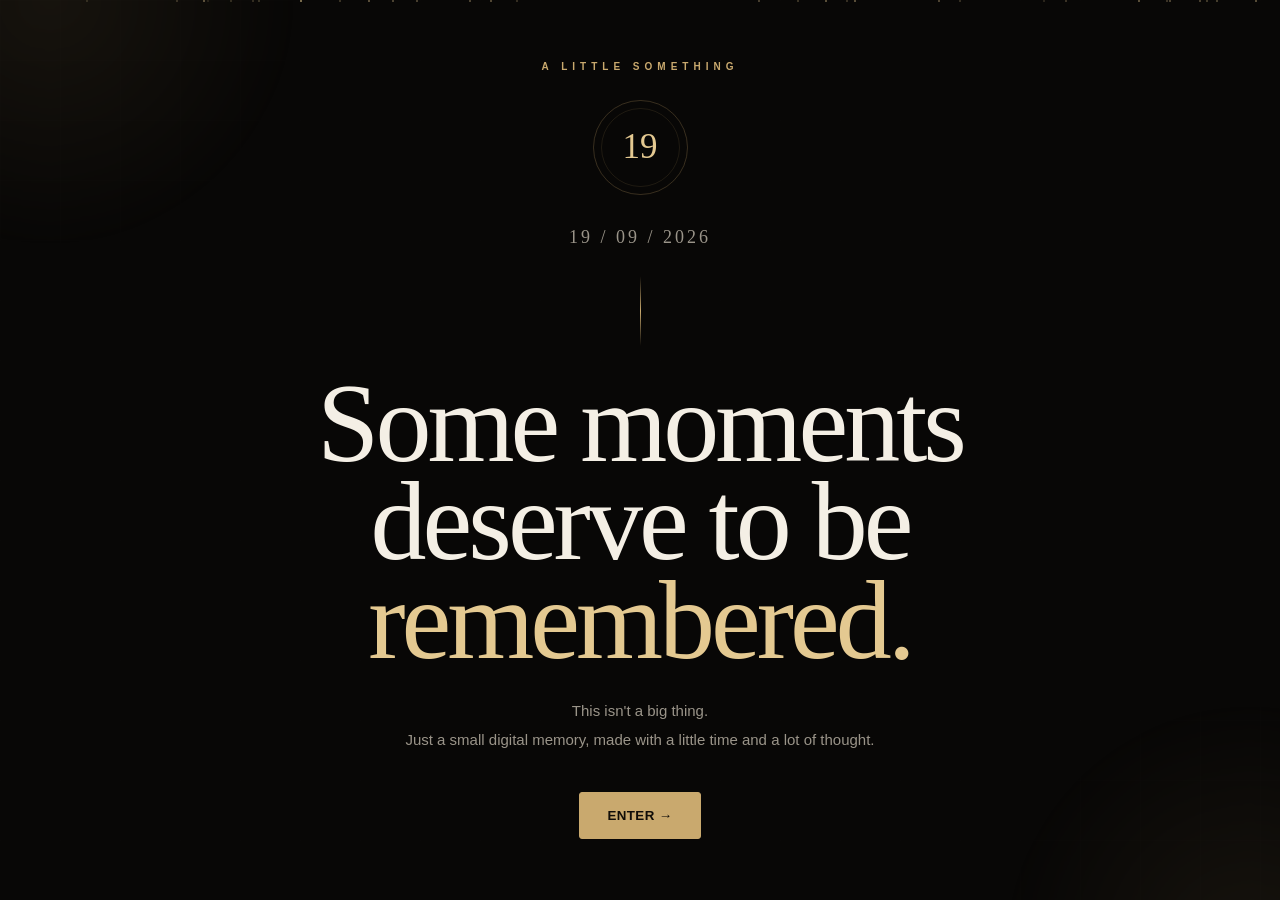
<file: index.html>
<!DOCTYPE html>
<html lang="en">

<head>

<meta charset="UTF-8">
<meta name="viewport" content="width=device-width, initial-scale=1.0">
<meta name="theme-color" content="#080706">

<title>A Little Something</title>

<style>

/* =========================================================
   ROOT
========================================================= */

:root{
    --black:#080706;
    --black2:#0e0d0b;
    --gold:#c9a96e;
    --gold-light:#e4c991;
    --cream:#f4efe5;
    --muted:#9a9489;
    --line:rgba(201,169,110,.25);
}

/* =========================================================
   RESET
========================================================= */

*{
    margin:0;
    padding:0;
    box-sizing:border-box;
}

html{
    scroll-behavior:smooth;
}

body{
    min-height:100vh;
    background:var(--black);
    color:var(--cream);
    font-family:"DM Sans",sans-serif;
    overflow-x:hidden;
}

/* =========================================================
   BACKGROUND
========================================================= */

.background{
    position:fixed;
    inset:0;
    pointer-events:none;
    z-index:-5;
    overflow:hidden;
}

.glow{
    position:absolute;
    width:500px;
    height:500px;
    border-radius:50%;
    background:radial-gradient(
        circle,
        rgba(201,169,110,.08),
        transparent 70%
    );
    filter:blur(10px);
}

.glow.one{
    top:-250px;
    left:-200px;
}

.glow.two{
    bottom:-300px;
    right:-220px;
}

.grid{
    position:absolute;
    inset:0;
    opacity:.18;

    background-image:
        linear-gradient(
            rgba(255,255,255,.025) 1px,
            transparent 1px
        ),
        linear-gradient(
            90deg,
            rgba(255,255,255,.025) 1px,
            transparent 1px
        );

    background-size:60px 60px;
}

/* =========================================================
   GOLD DUST
========================================================= */

.dust{
    position:fixed;
    width:2px;
    height:2px;
    background:var(--gold-light);
    border-radius:50%;
    opacity:.4;
    pointer-events:none;
    animation:rise linear infinite;
}

@keyframes rise{

    from{
        transform:translateY(110vh);
        opacity:0;
    }

    15%{
        opacity:.4;
    }

    85%{
        opacity:.35;
    }

    to{
        transform:translateY(-10vh);
        opacity:0;
    }

}

/* =========================================================
   MAIN
========================================================= */

main{
    min-height:100vh;
    width:100%;

    display:flex;
    align-items:center;
    justify-content:center;

    padding:40px 20px;
}

.screen{
    width:100%;
    max-width:900px;

    display:none;

    text-align:center;

    animation:appear .8s ease forwards;
}

.screen.active{
    display:block;
}

@keyframes appear{

    from{
        opacity:0;
        transform:translateY(25px);
    }

    to{
        opacity:1;
        transform:translateY(0);
    }

}

/* =========================================================
   COMMON
========================================================= */

.eyebrow{
    font-size:10px;
    letter-spacing:5px;
    text-transform:uppercase;
    color:var(--gold);
    margin-bottom:28px;
    font-weight:600;
}

.date{
    font-family:"Cormorant Garamond",serif;
    color:var(--muted);
    font-size:18px;
    letter-spacing:3px;
}

h1{
    font-family:"Cormorant Garamond",serif;
    font-size:clamp(58px,10vw,112px);
    font-weight:500;
    line-height:.88;
    letter-spacing:-4px;
}

h2{
    font-family:"Cormorant Garamond",serif;
    font-size:clamp(40px,7vw,70px);
    line-height:.98;
    font-weight:500;
    letter-spacing:-2px;
}

.gold{
    color:var(--gold-light);
}

.muted{
    color:#666158;
}

.description{
    max-width:600px;
    margin:28px auto 38px;

    color:var(--muted);
    font-size:15px;
    line-height:1.9;
}

/* =========================================================
   BUTTONS
========================================================= */

.buttons{
    display:flex;
    justify-content:center;
    align-items:center;
    gap:14px;
    flex-wrap:wrap;
}

button{
    font-family:"DM Sans",sans-serif;
    cursor:pointer;
    transition:
        transform .35s ease,
        background .3s ease,
        border-color .3s ease,
        box-shadow .3s ease;
}

.btn-main{
    background:var(--gold);
    color:#100d08;

    border:1px solid var(--gold);

    padding:15px 27px;

    border-radius:3px;

    font-weight:700;
    letter-spacing:.4px;
}

.btn-main:hover{
    background:var(--gold-light);

    transform:translateY(-3px);

    box-shadow:
        0 15px 40px rgba(201,169,110,.15);
}

.btn-outline{
    background:transparent;
    color:var(--cream);

    border:1px solid #3b3730;

    padding:15px 27px;

    border-radius:3px;

    font-weight:500;
}

.btn-outline:hover{
    border-color:var(--gold);
    color:var(--gold-light);

    transform:translateY(-3px);
}

/* =========================================================
   OPENING
========================================================= */

.opening-symbol{
    width:95px;
    height:95px;

    border:1px solid var(--line);
    border-radius:50%;

    display:flex;
    align-items:center;
    justify-content:center;

    margin:0 auto 32px;

    position:relative;
}

.opening-symbol::before{
    content:"";

    position:absolute;
    inset:7px;

    border:1px solid rgba(201,169,110,.12);

    border-radius:50%;
}

.opening-symbol span{
    font-family:"Cormorant Garamond",serif;
    color:var(--gold-light);
    font-size:35px;
}

.opening-line{
    width:1px;
    height:70px;

    background:linear-gradient(
        to bottom,
        transparent,
        var(--gold),
        transparent
    );

    margin:28px auto;
}

/* =========================================================
   CARD
========================================================= */

.card{
    max-width:720px;

    margin:auto;

    padding:55px 35px;

    border:1px solid #29251f;

    background:
        linear-gradient(
            145deg,
            rgba(255,255,255,.025),
            rgba(255,255,255,.005)
        );

    position:relative;
}

.card::before,
.card::after{
    content:"";

    position:absolute;

    width:28px;
    height:28px;
}

.card::before{
    top:-1px;
    left:-1px;

    border-top:1px solid var(--gold);
    border-left:1px solid var(--gold);
}

.card::after{
    bottom:-1px;
    right:-1px;

    border-bottom:1px solid var(--gold);
    border-right:1px solid var(--gold);
}

/* =========================================================
   QUESTION
========================================================= */

.question-mark{
    font-family:"Cormorant Garamond",serif;
    color:var(--gold);

    font-size:55px;

    margin-bottom:20px;
}

.small-note{
    font-size:11px;
    color:#625e57;

    letter-spacing:2px;

    margin-top:25px;
}

/* =========================================================
   QUESTION BUTTON AREA
========================================================= */

#screen2 .buttons{
    position:relative;

    min-height:90px;

    width:100%;

    display:flex;
    justify-content:center;
    align-items:center;

    gap:14px;
}

/* YES BUTTON */

#screen2 .btn-main{
    position:relative;

    z-index:10;

    transform-origin:center center;

    min-width:130px;

    transition:
        transform .45s cubic-bezier(.2,.8,.2,1),
        padding .3s ease,
        box-shadow .3s ease;
}

/* NOT SURE BUTTON */

#screen2 .btn-outline{
    position:relative;

    z-index:50;

    min-width:130px;

    background:rgba(8,7,6,.96);

    transition:
        transform .3s ease,
        border-color .3s ease;
}

/* =========================================================
   TERMINAL / MEMORY LOG
========================================================= */

.log{
    max-width:650px;

    margin:35px auto;

    background:#0b0a09;

    border:1px solid #29251f;

    text-align:left;
}

.log-head{
    padding:12px 16px;

    border-bottom:1px solid #24211c;

    display:flex;
    align-items:center;
    justify-content:space-between;
}

.log-title{
    font-family:monospace;
    font-size:10px;

    color:#706b62;

    letter-spacing:1px;
}

.log-dot{
    width:7px;
    height:7px;

    background:var(--gold);

    border-radius:50%;

    box-shadow:
        0 0 12px rgba(201,169,110,.5);
}

.log-body{
    padding:23px;

    font-family:"Courier New",monospace;

    font-size:12px;

    line-height:2.2;

    color:#878176;
}

.log-body span{
    color:var(--gold-light);
}

/* =========================================================
   ENVELOPE
========================================================= */

.envelope-area{
    height:300px;

    display:flex;
    align-items:center;
    justify-content:center;

    margin:15px 0 20px;
}

.envelope{
    width:min(440px,90vw);
    height:260px;

    position:relative;

    cursor:pointer;

    transition:.4s ease;
}

.envelope:hover{
    transform:translateY(-6px);
}

.envelope-back{
    position:absolute;

    inset:20px 0 0;

    background:#181510;

    border:1px solid #4b402e;
}

.envelope-paper{
    position:absolute;

    left:8%;
    right:8%;
    bottom:5%;

    height:82%;

    background:#f3eee4;
    color:#211e18;

    transform:translateY(18%);

    transition:
        .9s cubic-bezier(.2,.8,.2,1);

    padding:25px;

    text-align:left;

    z-index:2;

    box-shadow:
        0 15px 35px rgba(0,0,0,.3);
}

.envelope.open .envelope-paper{
    transform:translateY(-25%);
}

.paper-title{
    font-family:"Cormorant Garamond",serif;
    font-size:25px;
}

.paper-small{
    margin-top:8px;

    font-size:9px;

    color:#777;

    letter-spacing:2px;
}

.envelope-front{
    position:absolute;

    inset:20px 0 0;

    background:#211d17;

    border:1px solid #594b35;

    z-index:4;

    clip-path:
        polygon(
            0 0,
            50% 48%,
            100% 0,
            100% 100%,
            0 100%
        );
}

.envelope-flap{
    position:absolute;

    left:0;
    right:0;
    top:20px;

    height:130px;

    background:#292319;

    border:1px solid #594b35;

    clip-path:
        polygon(
            0 0,
            50% 100%,
            100% 0
        );

    transform-origin:top;

    transition:.8s ease;

    z-index:5;
}

.envelope.open .envelope-flap{
    transform:rotateX(180deg);
    opacity:.4;
}

.seal{
    position:absolute;

    width:46px;
    height:46px;

    border-radius:50%;

    background:var(--gold);

    color:#15110a;

    display:flex;
    align-items:center;
    justify-content:center;

    left:50%;
    top:125px;

    transform:translateX(-50%);

    z-index:6;

    font-family:"Cormorant Garamond",serif;

    font-size:20px;
}

/* =========================================================
   LETTER
========================================================= */

.letter{
    max-width:760px;

    margin:0 auto;

    background:#f1ece2;
    color:#25211b;

    text-align:left;

    padding:55px clamp(25px,7vw,70px);

    position:relative;

    box-shadow:
        0 35px 90px rgba(0,0,0,.45);

    animation:letterIn 1s ease;
}

@keyframes letterIn{

    from{
        opacity:0;
        transform:scale(.96) translateY(25px);
    }

    to{
        opacity:1;
        transform:scale(1) translateY(0);
    }

}

.letter::before{
    content:"";

    position:absolute;

    inset:12px;

    border:1px solid rgba(60,50,35,.12);
}

.letter-top{
    display:flex;

    justify-content:space-between;

    gap:15px;

    border-bottom:1px solid #d3cbbb;

    padding-bottom:18px;

    margin-bottom:30px;

    font-size:9px;

    letter-spacing:2px;

    color:#827a6d;

    text-transform:uppercase;
}

.letter h3{
    font-family:"Cormorant Garamond",serif;

    font-size:30px;

    font-weight:600;

    margin-bottom:25px;
}

.letter p{
    font-family:"Cormorant Garamond",serif;

    font-size:20px;

    line-height:1.65;

    margin-bottom:18px;
}

.letter-sign{
    margin-top:35px;

    padding-top:22px;

    border-top:1px solid #d3cbbb;

    font-family:"Cormorant Garamond",serif;

    font-size:18px;
}

.letter-sign strong{
    display:block;

    font-size:25px;

    margin-top:5px;
}

/* =========================================================
   TIMELINE
========================================================= */

.timeline{
    max-width:650px;

    margin:45px auto;

    text-align:left;
}

.timeline-item{
    padding:0 0 40px 35px;

    margin-left:8px;

    border-left:1px solid #383329;

    position:relative;
}

.timeline-item:last-child{
    border-left-color:transparent;
}

.timeline-item::before{
    content:"";

    position:absolute;

    left:-5px;
    top:2px;

    width:9px;
    height:9px;

    border-radius:50%;

    background:var(--gold);

    box-shadow:
        0 0 15px rgba(201,169,110,.25);
}

.timeline-date{
    color:var(--gold);

    font-family:monospace;

    font-size:10px;

    letter-spacing:2px;

    margin-bottom:8px;
}

.timeline-title{
    font-family:"Cormorant Garamond",serif;

    font-size:27px;

    margin-bottom:6px;
}

.timeline-text{
    color:#898278;

    line-height:1.8;

    font-size:14px;
}

/* =========================================================
   FINAL
========================================================= */

.final-ring{
    width:210px;
    height:210px;

    margin:0 auto 35px;

    border:1px solid var(--line);

    border-radius:50%;

    display:flex;

    align-items:center;
    justify-content:center;

    position:relative;
}

.final-ring::before{
    content:"";

    position:absolute;

    inset:13px;

    border:1px solid rgba(201,169,110,.12);

    border-radius:50%;
}

.final-one{
    font-family:"Cormorant Garamond",serif;

    font-size:130px;

    line-height:1;

    color:var(--gold-light);

    font-weight:500;
}

.final-message{
    max-width:620px;

    margin:25px auto;

    color:#aaa398;

    line-height:1.9;

    font-size:15px;
}

.signature-final{
    margin-top:40px;

    color:#6f695f;

    font-size:10px;

    letter-spacing:3px;

    text-transform:uppercase;
}

.signature-final span{
    display:block;

    color:var(--gold);

    margin-top:10px;
}

/* =========================================================
   TOAST
========================================================= */

.toast{
    position:fixed;

    left:50%;
    bottom:30px;

    transform:translate(-50%,25px);

    padding:12px 18px;

    background:#17140f;

    border:1px solid #4b402e;

    color:var(--cream);

    font-size:12px;

    opacity:0;

    pointer-events:none;

    transition:.35s ease;

    z-index:100;
}

.toast.show{
    opacity:1;

    transform:translate(-50%,0);
}

/* =========================================================
   MOBILE
========================================================= */

@media(max-width:600px){

    main{
        padding:30px 14px;
    }

    h1{
        font-size:58px;
        letter-spacing:-2px;
    }

    h2{
        font-size:43px;
    }

    .description{
        font-size:14px;
    }

    .card{
        padding:40px 20px;
    }

    .letter{
        padding:40px 25px;
    }

    .letter p{
        font-size:18px;
    }

    .letter-top{
        flex-direction:column;
    }

    /* Keep question buttons usable */
    #screen2 .buttons{
        min-height:145px;

        flex-direction:column;

        gap:18px;
    }

    #screen2 .btn-main,
    #screen2 .btn-outline{
        width:100%;
        max-width:280px;
    }

    #screen2 .btn-main{
        transform-origin:center;
    }

    #screen2 .btn-outline{
        z-index:50;
    }

    .buttons{
        flex-direction:column;
    }

    .buttons button{
        width:100%;
        max-width:280px;
    }

    .envelope-area{
        height:270px;
    }

    .final-ring{
        width:180px;
        height:180px;
    }

    .final-one{
        font-size:110px;
    }

}

/* =========================================================
   VERY SMALL PHONES
========================================================= */

@media(max-width:380px){

    h1{
        font-size:50px;
    }

    h2{
        font-size:38px;
    }

    .card{
        padding:35px 16px;
    }

    .question-mark{
        font-size:48px;
    }

    .letter{
        padding:35px 20px;
    }

    .letter p{
        font-size:17px;
    }

}

/* =========================================================
   REDUCED MOTION
========================================================= */

@media(prefers-reduced-motion:reduce){

    *,
    *::before,
    *::after{
        animation-duration:.01ms !important;
        animation-iteration-count:1 !important;
        transition-duration:.01ms !important;
        scroll-behavior:auto !important;
    }

}

</style>

</head>


<body>


<!-- ========================================================
     BACKGROUND
========================================================= -->

<div class="background">

    <div class="glow one"></div>

    <div class="glow two"></div>

    <div class="grid"></div>

</div>

<div id="dust"></div>


<main>


<!-- ========================================================
     SCREEN 1 — OPENING
========================================================= -->

<section class="screen active" id="screen1">

    <div class="eyebrow">
        A LITTLE SOMETHING
    </div>

    <div class="opening-symbol">
        <span>19</span>
    </div>

    <div class="date">
        19 / 09 / 2026
    </div>

    <div class="opening-line"></div>

    <h1>
        Some moments
        <br>
        deserve to be
        <br>
        <span class="gold">remembered.</span>
    </h1>

    <p class="description">
        This isn't a big thing.
        <br>
        Just a small digital memory,
        made with a little time and a lot of thought.
    </p>

    <button
        class="btn-main"
        onclick="goTo(2)"
    >
        ENTER →
    </button>

</section>


<!-- ========================================================
     SCREEN 2 — QUESTION
========================================================= -->

<section class="screen" id="screen2">

    <div class="eyebrow">
        MEMORY CHECK
    </div>

    <div class="card">

        <div class="question-mark">
            ?
        </div>

        <h2>
            Do you remember
            <br>
            <span class="gold">
                19.09.2025?
            </span>
        </h2>

        <p class="description">
            Take a second.
            <br>
            You might remember what happened next.
        </p>

        <div class="buttons">

            <button
                class="btn-main"
                onclick="yesRemember()"
            >
                YES, I DO
            </button>

            <button
                class="btn-outline"
                onclick="notSure()"
            >
                NOT SURE
            </button>

        </div>

        <div class="small-note">
            MEMORY FILE // 001
        </div>

    </div>

</section>


<!-- ========================================================
     SCREEN 3 — REVEAL
========================================================= -->

<section class="screen" id="screen3">

    <div class="eyebrow">
        MEMORY FOUND
    </div>

    <div class="log">

        <div class="log-head">

            <div class="log-title">
                MEMORY_LOG.TXT
            </div>

            <div class="log-dot"></div>

        </div>

        <div class="log-body">

            <div>
                &gt; Date:
                <span>19.09.2025</span>
            </div>

            <div>
                &gt; Place:
                <span>JITD</span>
            </div>

            <div>
    &gt; Status:
    <span>BEGINNING</span>
</div>

<div>
    &gt; Mentor And Guide:
    <span>Pruthviraj Mundargi</span>
</div>

<div>
    &gt; One new chapter detected...
</div>

            <div>
                &gt; One year later...
            </div>

        </div>

    </div>

    <h2>
        And somehow,
        <br>
        <span class="gold">
            one year passed.
        </span>
    </h2>

    <p class="description">
        One year of learning.
        <br>
        One year of questions, projects, mistakes,
        debugging and small victories.
    </p>

    <button
        class="btn-main"
        onclick="goTo(4)"
    >
        CONTINUE →
    </button>

</section>


<!-- ========================================================
     SCREEN 4 — ONE YEAR
========================================================= -->

<section class="screen" id="screen4">

    <div class="eyebrow">
        365 DAYS LATER
    </div>

    <div class="card">

        <h2>
            One year.
            <br>
            <span class="gold">
                Already?
            </span>
        </h2>

        <p class="description">
            It feels like yesterday.
            <br>
            But the calendar says otherwise.
        </p>

        <div class="buttons">

            <button
                class="btn-main"
                onclick="goTo(5)"
            >
                YES ✨
            </button>

            <button
                class="btn-outline"
                onclick="noWay()"
            >
                THAT FAST?
            </button>

        </div>

    </div>

</section>


<!-- ========================================================
     SCREEN 5 — ENVELOPE
========================================================= -->

<section class="screen" id="screen5">

    <div class="eyebrow">
        ONE LAST THING
    </div>

    <h2>
        I wrote
        <br>
        <span class="gold">
            something.
        </span>
    </h2>

    <p class="description">
        Not a speech.
        <br>
        Not a long post.
        <br>
        Just a letter.
    </p>

    <div class="envelope-area">

        <div
            class="envelope"
            id="envelope"
            onclick="openEnvelope()"
        >

            <div class="envelope-back"></div>

            <div class="envelope-paper">

                <div class="paper-title">
                    A Letter
                </div>

                <div class="paper-small">
                    FROM A STUDENT
                </div>

            </div>

            <div class="envelope-flap"></div>

            <div class="envelope-front"></div>

            <div class="seal">
                ✦
            </div>

        </div>

    </div>

    <button
        class="btn-outline"
        onclick="openEnvelope()"
    >
        OPEN THE LETTER
    </button>

</section>


<!-- ========================================================
     SCREEN 6 — LETTER
========================================================= -->

<section class="screen" id="screen6">

    <div class="eyebrow">
        A LETTER FROM A STUDENT
    </div>

    <div class="letter">

        <div class="letter-top">

            <span>
                JITD
            </span>

            <span>
                19 / 09 / 2026
            </span>

        </div>

        <h3>
            Dear Code Blaster,
        </h3>

        <p>
            19 September 2025 was just another date
            on the calendar.
        </p>

        <p>
            But for some of us at JITD, it became
            the beginning of a journey.
            When you came to our college that day,
            I was genuinely shocked.

            I knew you had studied in the USA,
            so seeing you here made me wonder,
            “Why did he come here?”

            I had no idea then
            that your arrival would become such an important memory for me.
        </p>

        <p>
            Today marks one year since you came to JITD,
            and I wanted to pause for a moment and say
            something that a simple “Thank You” cannot
            completely express.
        </p>

        <p>
            As a student, I have learned more than
            just code.
        </p>

        <p>
            I have learned to try again when something
            doesn't work, to ask questions without being
            afraid, to build instead of only thinking,
            and to believe that even a beginner can
            create something meaningful.
        </p>

        <p>
            Your guidance, encouragement, and the way
            you push students to learn and do better
            have made this year memorable.
        </p>

        <p>
            I may not remember every line of code I
            wrote this year.
            But I will remember the people who encouraged
            me to keep writing it.
        </p>

        <p>
            Thank you so much sir for being a mentor, a guide,
            and someone who made learning feel possible.
        </p>

        <p>
            One year at JITD.
            <br>
            Many lessons.
            <br>
            Many memories.
            <br>
            And hopefully, many more lines of code
            to come.
        </p>

        <div class="letter-sign">

            With respect and gratitude,

            <strong>
                Your first Student,
            </strong>

            <strong>
                Mahalakshmi K💙
            </strong>

        </div>

    </div>

    <br>
    <br>

    <button
        class="btn-main"
        onclick="goTo(7)"
    >
        KEEP GOING →
    </button>

</section>


<!-- ========================================================
     SCREEN 7 — JOURNEY
========================================================= -->

<section class="screen" id="screen7">

    <div class="eyebrow">
        THE JOURNEY
    </div>

    <h2>
        A year is made
        <br>
        of <span class="gold">moments.</span>
    </h2>

    <div class="timeline">

        <div class="timeline-item">

            <div class="timeline-date">
                19.09.2025
            </div>

            <div class="timeline-title">
                The Beginning
            </div>

            <div class="timeline-text">
                A new chapter began at JITD.
                A student met a mentor, and a new
                learning journey started.
            </div>

        </div>


        <div class="timeline-item">

            <div class="timeline-date">
                ALONG THE WAY
            </div>

            <div class="timeline-title">
                Learn. Build. Repeat.
            </div>

            <div class="timeline-text">
                Questions became lessons.
                Mistakes became experience.
                Ideas became projects.
            </div>

        </div>


        <div class="timeline-item">

            <div class="timeline-date">
                19.09.2026
            </div>

            <div class="timeline-title">
                One Year Complete
            </div>

            <div class="timeline-text">
                One chapter is complete.
                The code keeps running.
                The journey continues.
            </div>

        </div>

    </div>

    <button
        class="btn-main"
        onclick="goTo(8)"
    >
        ONE LAST SCREEN →
    </button>

</section>


<!-- ========================================================
     SCREEN 8 — FINAL
========================================================= -->

<section class="screen" id="screen8">

    <div class="eyebrow">
        19 / 09 / 2026
    </div>

    <div class="final-ring">

        <div class="final-one">
            1
        </div>

    </div>

    <h2>
        YEAR
        <span class="gold">
            COMPLETE.
        </span>
    </h2>

    <p class="final-message">

        365 days.
        <br>
        Countless lessons.
        <br>
        Countless lines of code.
        <br>
        And memories that don't need a database
        to be remembered.

    </p>

    <div class="opening-line"></div>

    <h2 style="font-size:clamp(32px,5vw,55px);">
        Thank you.
    </h2>

    <p class="final-message">

        For the guidance.
        <br>
        For the encouragement.
        <br>
        And for being part of the journey.

    </p>

    <div class="signature-final">

        A small website

        <span>
            from your student ✦
        </span>

    </div>

</section>


</main>


<!-- ========================================================
     TOAST
========================================================= -->

<div
    class="toast"
    id="toast"
></div>


<script>

/* =========================================================
   SCREEN NAVIGATION
========================================================= */

function goTo(number){

    document
        .querySelectorAll(".screen")
        .forEach(screen => {

            screen.classList.remove("active");

        });

    const next =
        document.getElementById("screen" + number);

    if(next){

        next.classList.add("active");

        window.scrollTo({
            top:0,
            behavior:"smooth"
        });

    }

}


/* =========================================================
   MEMORY YES
========================================================= */

function yesRemember(){

    showToast(
        "Memory confirmed ✦"
    );

    setTimeout(() => {

        goTo(3);

    },700);

}


/* =========================================================
   MEMORY NOT SURE
   YES BUTTON GROWS
   NOT SURE STAYS CLICKABLE
========================================================= */

let unsureCount = 0;

function notSure(){

    const messages = [

        "Think again... 👀",

        "19 September 2025...",

        "A clue: JITD.",

        "Something started that day...",

        "You're getting closer... ✦",

        "Maybe the YES button knows something 😌"

    ];

    /* Show the current hint */

    showToast(
        messages[
            Math.min(
                unsureCount,
                messages.length - 1
            )
        ]
    );

    /* Increase click counter */

    unsureCount++;


    /* =====================================================
       FIND BOTH BUTTONS
    ===================================================== */

    const yesButton =
        document.querySelector(
            "#screen2 .btn-main"
        );

    const noButton =
        document.querySelector(
            "#screen2 .btn-outline"
        );


    if(!yesButton || !noButton){
        return;
    }


    /* =====================================================
       GROW YES BUTTON
       
       1 click  = 1.12
       2 clicks = 1.24
       3 clicks = 1.36
       4 clicks = 1.48
       5 clicks = 1.60
       6 clicks = 1.72
    ===================================================== */

    const growth =
        Math.min(
            1 + unsureCount * 0.12,
            1.72
        );


    yesButton.style.transform =
        `scale(${growth})`;


    /* YES stays behind NOT SURE */

    yesButton.style.zIndex = "10";


    /* =====================================================
       NOT SURE ALWAYS STAYS CLICKABLE
    ===================================================== */

    noButton.style.position = "relative";

    noButton.style.zIndex = "50";


    /*
       This prevents the growing YES button from
       blocking the NOT SURE button.
    */

    noButton.style.pointerEvents = "auto";


    /* =====================================================
       AFTER 6 CLICKS
    ===================================================== */

    if(unsureCount >= 6){

        yesButton.innerHTML =
            "YES, I REMEMBER ✦";

        showToast(
            "Okay... I think you remember now. 😄"
        );

    }

}


/* =========================================================
   ONE YEAR
========================================================= */

function noWay(){

    showToast(
        "Yes... an entire year. ✦"
    );

    setTimeout(() => {

        goTo(5);

    },1000);

}


/* =========================================================
   ENVELOPE
========================================================= */

let envelopeOpened = false;

function openEnvelope(){

    const envelope =
        document.getElementById(
            "envelope"
        );

    if(!envelopeOpened){

        envelope.classList.add("open");

        envelopeOpened = true;

        showToast(
            "Opening your letter..."
        );

        setTimeout(() => {

            goTo(6);

        },1300);

    }else{

        goTo(6);

    }

}


/* =========================================================
   TOAST
========================================================= */

function showToast(message){

    const toast =
        document.getElementById(
            "toast"
        );

    toast.textContent = message;

    toast.classList.add("show");

    setTimeout(() => {

        toast.classList.remove("show");

    },1900);

}


/* =========================================================
   GOLD DUST
========================================================= */

function createDust(){

    const container =
        document.getElementById(
            "dust"
        );

    for(let i = 0; i < 32; i++){

        const particle =
            document.createElement("div");

        particle.className =
            "dust";

        particle.style.left =
            Math.random() * 100 + "vw";

        particle.style.animationDuration =
            (7 + Math.random() * 9) + "s";

        particle.style.animationDelay =
            (-Math.random() * 12) + "s";

        particle.style.opacity =
            .15 + Math.random() * .35;

        container.appendChild(
            particle
        );

    }

}

createDust();


/* =========================================================
   KEYBOARD SUPPORT
========================================================= */

document.addEventListener(
    "keydown",
    function(event){

        if(event.key === "Enter"){

            const active =
                document.querySelector(
                    ".screen.active"
                );

            const button =
                active?.querySelector(
                    ".btn-main"
                );

            if(button){

                button.click();

            }

        }

    }
);

</script>

</body>

</html>
</file>
